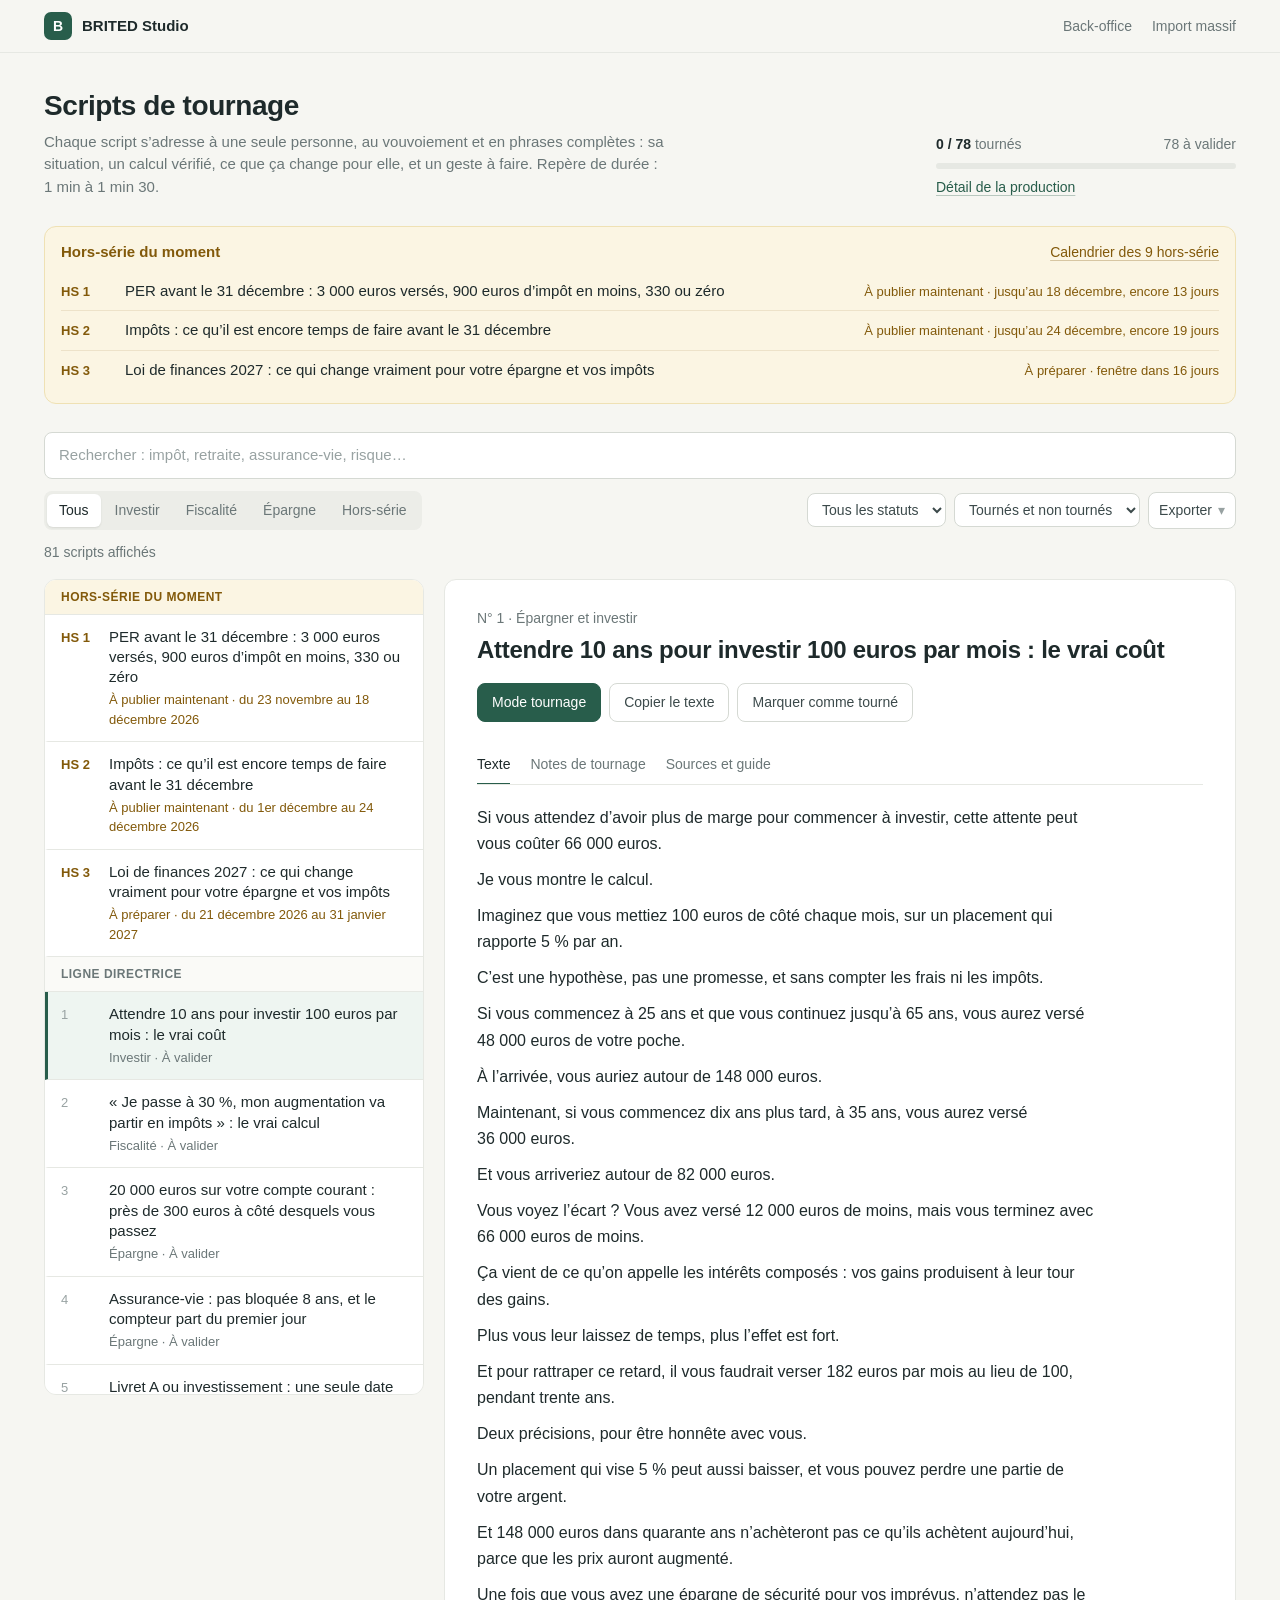
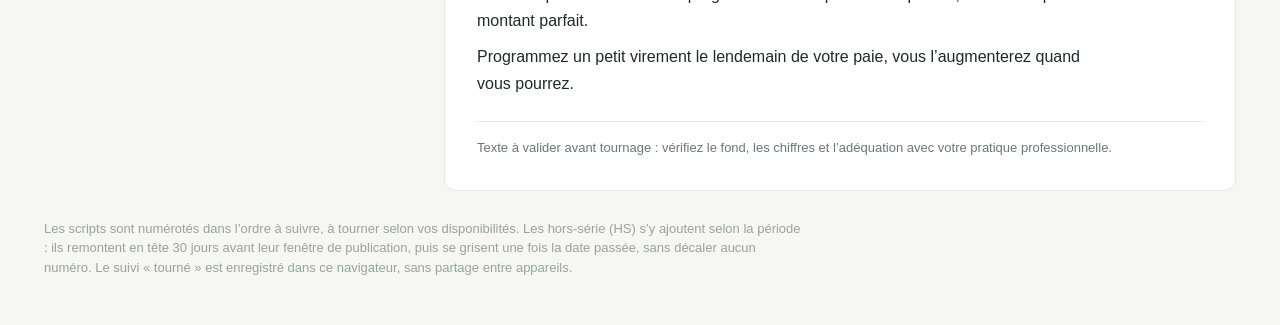
<file: index.html>
<!DOCTYPE html>
<html lang="fr">
<head>
  <meta charset="UTF-8" />
  <meta name="viewport" content="width=device-width, initial-scale=1.0" />
  <meta name="robots" content="noindex" />

  <title>BRITED Studio — Scripts de tournage</title>

  <link rel="stylesheet" href="assets/studio.css?v=20261119-4" />
</head>

<body>
  <header class="topbar">
    <div class="topbar-inner">
      <a class="brand" href="index.html">
        <span class="brand-mark">B</span>
        <span class="brand-name">BRITED Studio</span>
      </a>

      <nav class="topnav">
        <a href="admin.html">Back-office</a>
        <a href="import.html">Import massif</a>
      </nav>
    </div>
  </header>

  <main class="page">
    <section class="intro">
      <div>
        <h1>Scripts de tournage</h1>
        <p class="intro-text">
          Chaque script s’adresse à une seule personne, au vouvoiement et en phrases complètes :
          sa situation, un calcul vérifié, ce que ça change pour elle, et un geste à faire.
          Repère de durée&nbsp;: 1&nbsp;min à 1&nbsp;min&nbsp;30.
        </p>
      </div>

      <div class="progress" id="progressPanel"></div>
    </section>

    <section class="hs-strip" id="horsSeriePanel" hidden></section>

    <section class="toolbar" id="scripts">
      <input
        class="search"
        id="searchInput"
        type="search"
        placeholder="Rechercher : impôt, retraite, assurance-vie, risque…"
        autocomplete="off"
      />

      <div class="toolbar-row">
        <div class="segmented" role="group" aria-label="Thème">
          <button class="seg active" data-theme="all">Tous</button>
          <button class="seg" data-theme="investir">Investir</button>
          <button class="seg" data-theme="fiscalite">Fiscalité</button>
          <button class="seg" data-theme="epargne">Épargne</button>
          <button class="seg seg-hs" data-theme="hors-serie">Hors-série</button>
        </div>

        <div class="toolbar-filters">
          <label class="select-wrap">
            <span class="visually-hidden">Statut éditorial</span>
            <select id="statusSelect">
              <option value="all">Tous les statuts</option>
              <option value="toValidate">À valider</option>
              <option value="ready">Prêts</option>
            </select>
          </label>

          <label class="select-wrap">
            <span class="visually-hidden">Tournage</span>
            <select id="shootingSelect">
              <option value="all">Tournés et non tournés</option>
              <option value="notShot">Non tournés</option>
              <option value="shot">Tournés</option>
            </select>
          </label>

          <details class="menu" id="exportMenu">
            <summary>Exporter</summary>
            <div class="menu-list">
              <button onclick="copyVisibleScripts(); closeMenu()">Copier les scripts affichés</button>
              <button onclick="downloadVisibleScripts(); closeMenu()">Fichier .txt des scripts affichés</button>
              <button onclick="downloadShotScripts('notShot'); closeMenu()">Fichier .txt des non tournés</button>
              <button onclick="downloadShotScripts('shot'); closeMenu()">Fichier .txt des tournés</button>
              <hr />
              <button id="qualityButton" onclick="toggleQualityMode(); closeMenu()">Vue contrôle qualité</button>
            </div>
          </details>
        </div>
      </div>

      <div class="toolbar-status">
        <span id="countValue">Chargement…</span>
        <button class="link-button" id="resetButton" onclick="resetFilters()" hidden>Réinitialiser les filtres</button>
      </div>
    </section>

    <section class="quality" id="qualityPanel" hidden></section>

    <div class="layout" id="layout">
      <aside class="list-pane">
        <div class="script-list" id="scriptList"></div>
        <div class="empty" id="emptyState">Chargement des scripts…</div>
      </aside>

      <article class="detail" id="scriptDetail"></article>
    </div>

    <p class="footnote">
      Les scripts sont numérotés dans l’ordre à suivre, à tourner selon vos disponibilités.
      Les hors-série (HS) s’y ajoutent selon la période : ils remontent en tête 30 jours avant leur fenêtre
      de publication, puis se grisent une fois la date passée, sans décaler aucun numéro.
      Le suivi « tourné » est enregistré dans ce navigateur, sans partage entre appareils.
    </p>
  </main>

  <section class="shooting-overlay" id="shootingOverlay" aria-hidden="true">
    <div class="shooting-top">
      <div class="shooting-heading">
        <span class="shooting-label">Mode tournage</span>
        <span class="shooting-title" id="shootingTitle"></span>
      </div>

      <div class="shooting-actions">
        <button class="shooting-action" onclick="changeShootingSize(-2)" title="Texte plus petit (touche −)">A−</button>
        <button class="shooting-action" onclick="changeShootingSize(2)" title="Texte plus grand (touche +)">A+</button>
        <button class="shooting-action" id="shootingFitButton" onclick="fitShootingText(true)">Tout à l’écran</button>
        <button class="shooting-action" id="shootingShotButton" onclick="toggleCurrentScriptShot()">Marquer comme tourné</button>
        <button class="shooting-action primary" onclick="closeShootingMode()">Quitter</button>
      </div>
    </div>

    <div class="shooting-body" id="shootingBody"></div>

    <div class="shooting-footer" id="shootingMeta"></div>
  </section>

  <div class="toast" id="toast" role="status">Action confirmée</div>

  <script src="assets/app.js?v=20261119-4"></script>
</body>
</html>
</file>
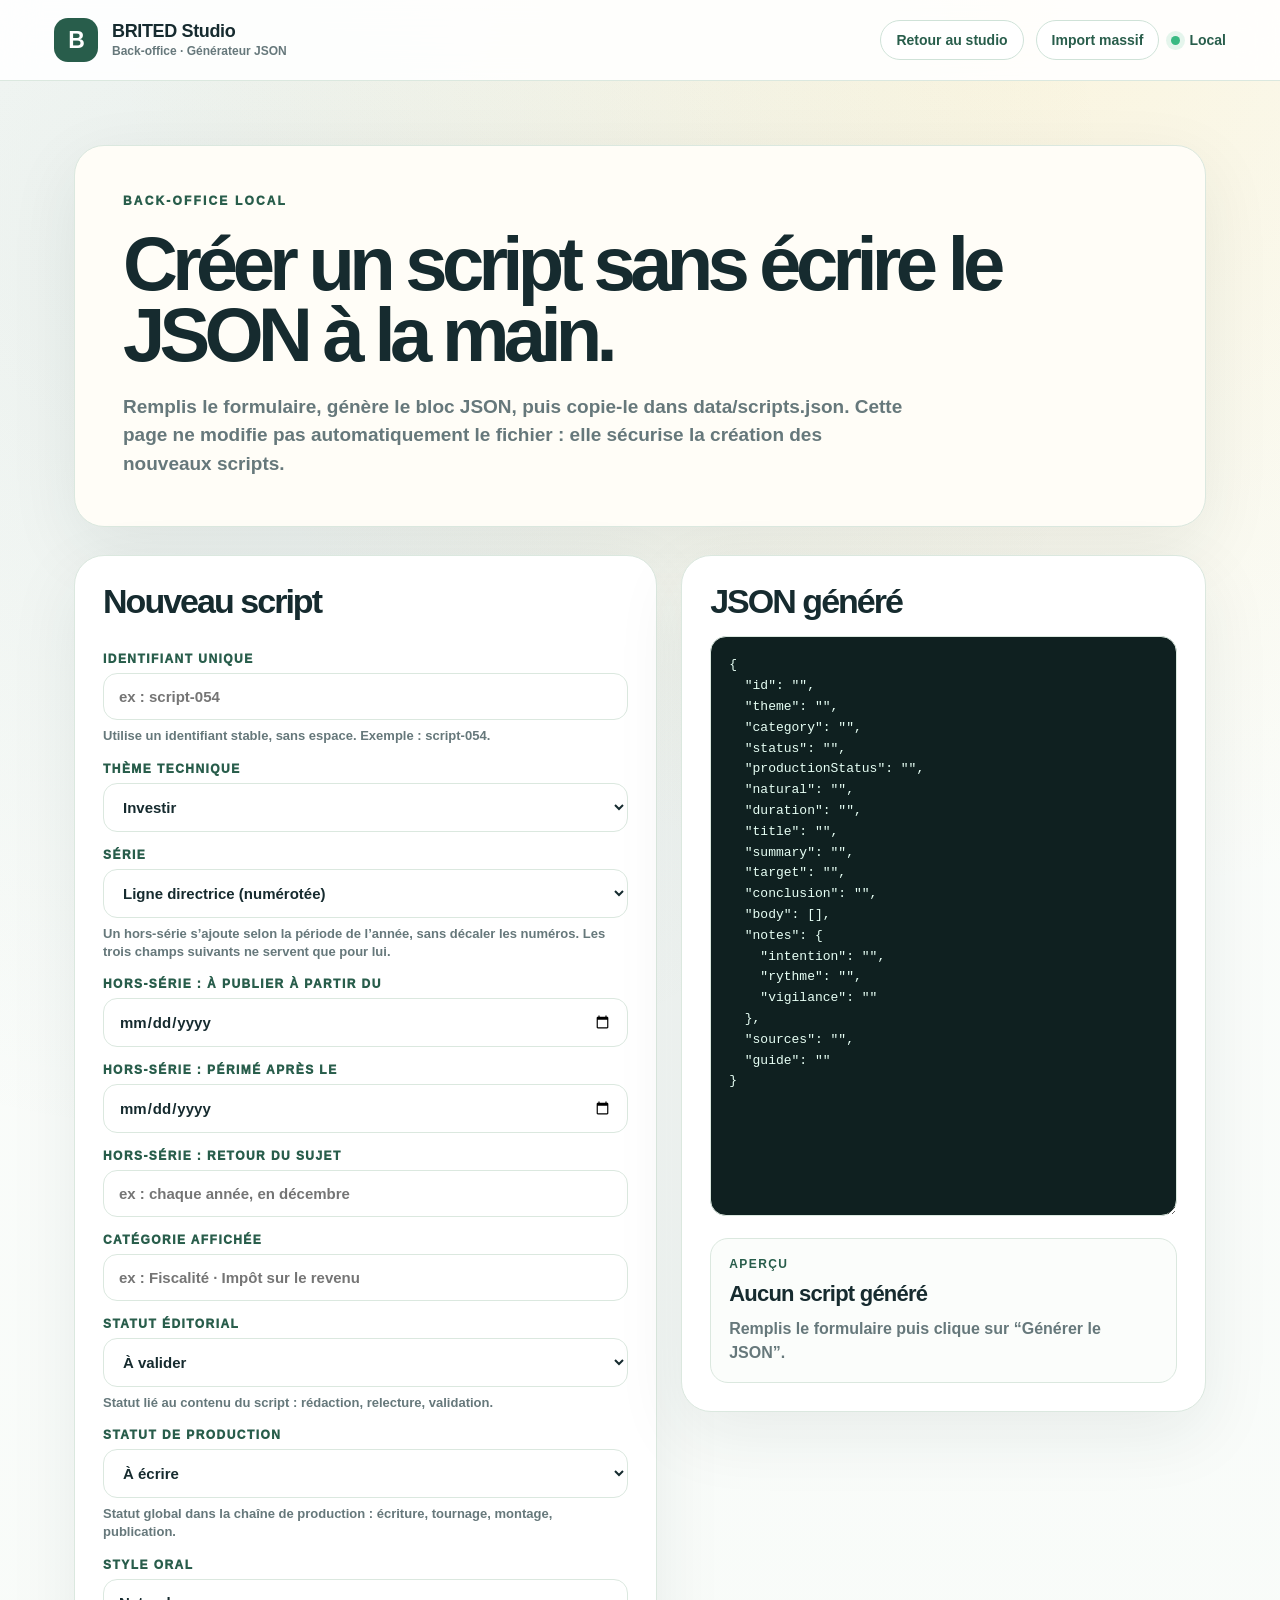
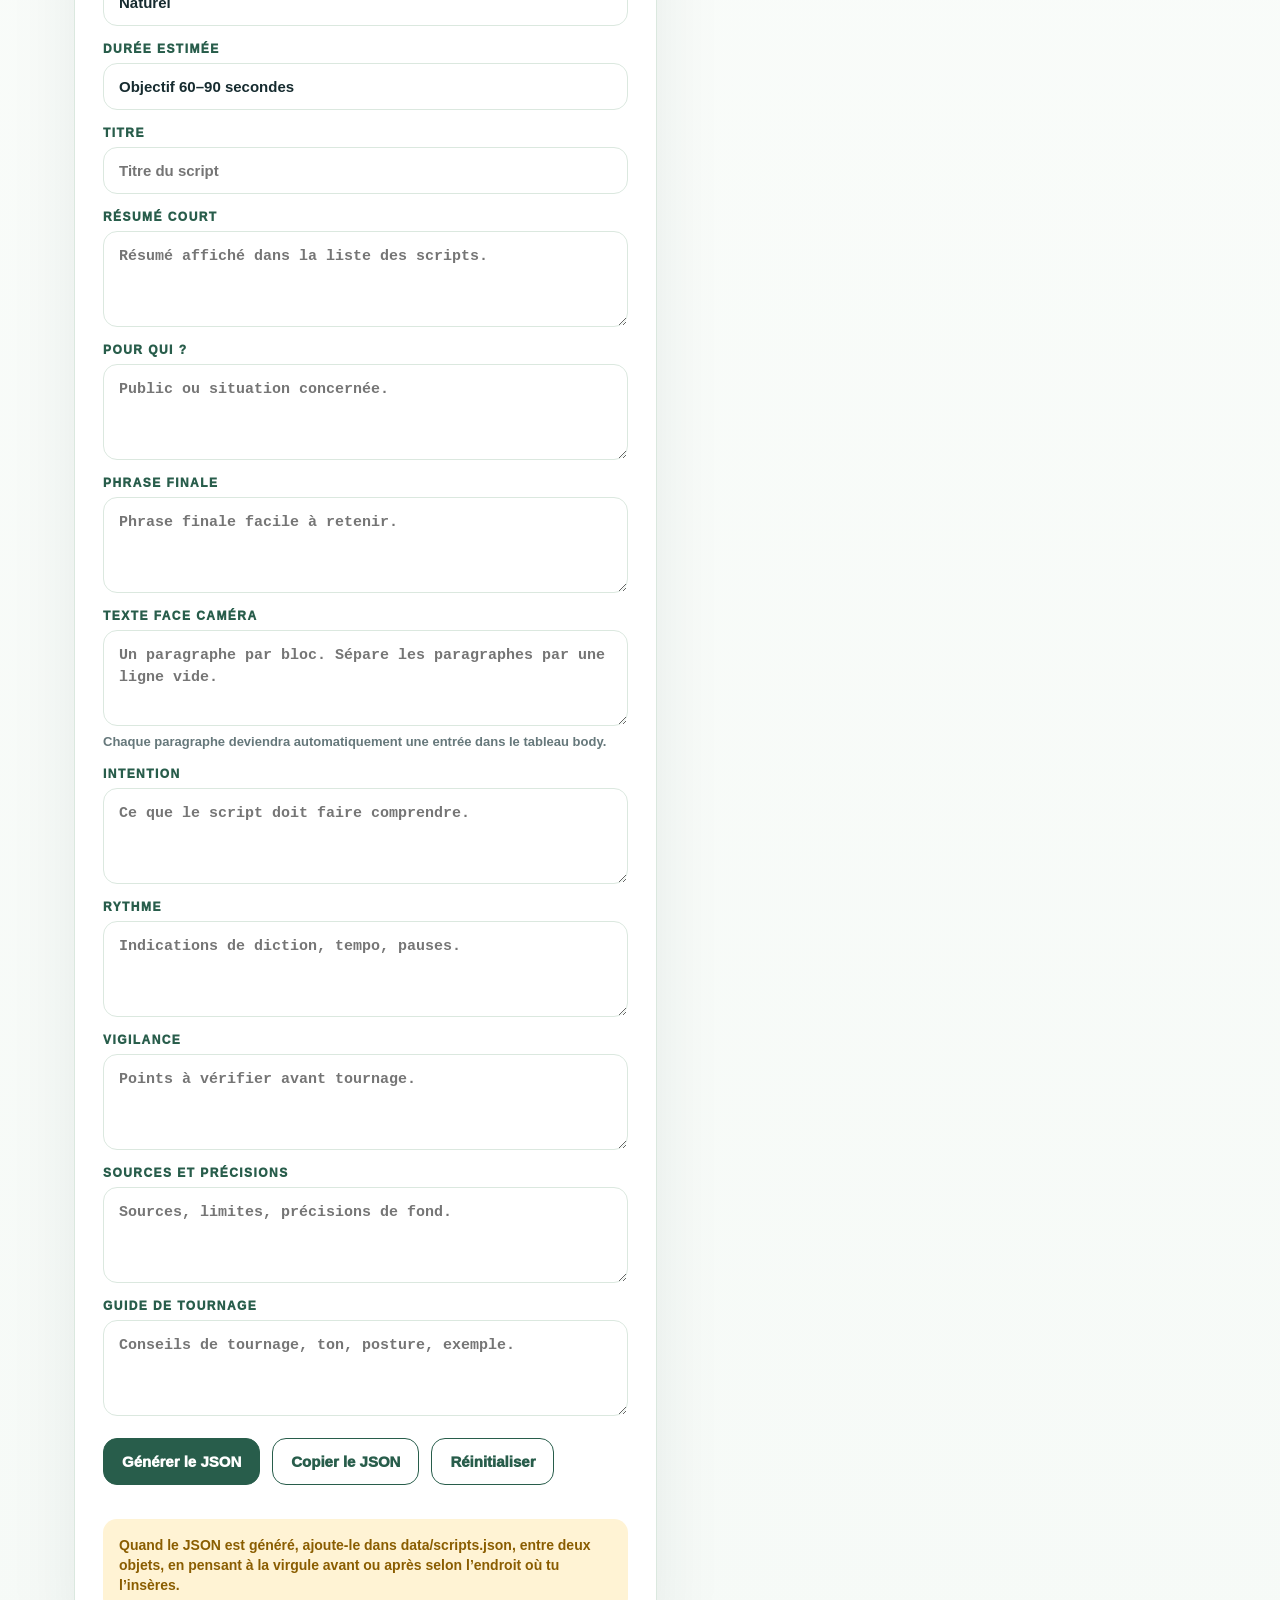
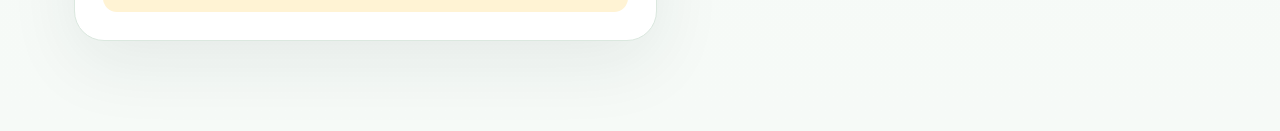
<file: admin.html>
<!DOCTYPE html>
<html lang="fr">
<head>
  <meta charset="UTF-8" />
  <meta name="viewport" content="width=device-width, initial-scale=1.0" />

  <title>BRITED Studio V2 — Back-office</title>

  <link rel="stylesheet" href="assets/style.css" />
  <link rel="stylesheet" href="assets/admin.css" />
</head>

<body>
  <header>
    <div class="topbar">
      <div class="brand">
        <div class="brand-mark">B</div>
        <div>
          <div class="brand-title">BRITED Studio</div>
          <div class="brand-subtitle">Back-office · Générateur JSON</div>
        </div>
      </div>

      <div class="top-actions">
        <button class="small-button" onclick="window.location.href='index.html'">Retour au studio</button>
        <button class="small-button" onclick="window.location.href='import.html'">Import massif</button>
        <div class="access">
          <span class="access-dot"></span>
          Local
        </div>
      </div>
    </div>
  </header>

  <main class="admin-main">
    <section class="admin-hero">
      <div class="eyebrow">Back-office local</div>
      <h1>Créer un script sans écrire le JSON à la main.</h1>
      <p>
        Remplis le formulaire, génère le bloc JSON, puis copie-le dans <strong>data/scripts.json</strong>.
        Cette page ne modifie pas automatiquement le fichier : elle sécurise la création des nouveaux scripts.
      </p>
    </section>

    <section class="admin-layout">
      <form class="admin-card admin-form" id="scriptForm">
        <h2>Nouveau script</h2>

        <div class="field">
          <label for="id">Identifiant unique</label>
          <input id="id" name="id" type="text" placeholder="ex : script-054" required />
          <div class="field-help">Utilise un identifiant stable, sans espace. Exemple : script-054.</div>
        </div>

        <div class="field">
          <label for="theme">Thème technique</label>
          <select id="theme" name="theme" required>
            <option value="investir">Investir</option>
            <option value="fiscalite">Fiscalité</option>
            <option value="epargne">Épargne</option>
          </select>
        </div>

        <div class="field">
          <label for="horsSerie">Série</label>
          <select id="horsSerie" name="horsSerie">
            <option value="non">Ligne directrice (numérotée)</option>
            <option value="oui">Hors-série (lié au calendrier)</option>
          </select>
          <div class="field-help">Un hors-série s’ajoute selon la période de l’année, sans décaler les numéros. Les trois champs suivants ne servent que pour lui.</div>
        </div>

        <div class="field">
          <label for="publishFrom">Hors-série : à publier à partir du</label>
          <input id="publishFrom" name="publishFrom" type="date" />
        </div>

        <div class="field">
          <label for="publishUntil">Hors-série : périmé après le</label>
          <input id="publishUntil" name="publishUntil" type="date" />
        </div>

        <div class="field">
          <label for="recurrence">Hors-série : retour du sujet</label>
          <input id="recurrence" name="recurrence" type="text" placeholder="ex : chaque année, en décembre" />
        </div>

        <div class="field">
          <label for="category">Catégorie affichée</label>
          <input id="category" name="category" type="text" placeholder="ex : Fiscalité · Impôt sur le revenu" required />
        </div>

        <div class="field">
          <label for="status">Statut éditorial</label>
          <select id="status" name="status" required>
            <option value="À valider">À valider</option>
            <option value="À relire">À relire</option>
            <option value="Prêt">Prêt</option>
            <option value="Validé">Validé</option>
          </select>
          <div class="field-help">Statut lié au contenu du script : rédaction, relecture, validation.</div>
        </div>

        <div class="field">
          <label for="productionStatus">Statut de production</label>
          <select id="productionStatus" name="productionStatus" required>
            <option value="À écrire">À écrire</option>
            <option value="À valider">À valider</option>
            <option value="Validé">Validé</option>
            <option value="À tourner">À tourner</option>
            <option value="Tourné">Tourné</option>
            <option value="Monté">Monté</option>
            <option value="Publié">Publié</option>
          </select>
          <div class="field-help">Statut global dans la chaîne de production : écriture, tournage, montage, publication.</div>
        </div>

        <div class="field">
          <label for="natural">Style oral</label>
          <input id="natural" name="natural" type="text" value="Naturel" required />
        </div>

        <div class="field">
          <label for="duration">Durée estimée</label>
          <input id="duration" name="duration" type="text" value="Objectif 60–90 secondes" required />
        </div>

        <div class="field">
          <label for="title">Titre</label>
          <input id="title" name="title" type="text" placeholder="Titre du script" required />
        </div>

        <div class="field">
          <label for="summary">Résumé court</label>
          <textarea id="summary" name="summary" placeholder="Résumé affiché dans la liste des scripts." required></textarea>
        </div>

        <div class="field">
          <label for="target">Pour qui ?</label>
          <textarea id="target" name="target" placeholder="Public ou situation concernée." required></textarea>
        </div>

        <div class="field">
          <label for="conclusion">Phrase finale</label>
          <textarea id="conclusion" name="conclusion" placeholder="Phrase finale facile à retenir." required></textarea>
        </div>

        <div class="field">
          <label for="body">Texte face caméra</label>
          <textarea id="body" name="body" placeholder="Un paragraphe par bloc. Sépare les paragraphes par une ligne vide." required></textarea>
          <div class="field-help">Chaque paragraphe deviendra automatiquement une entrée dans le tableau body.</div>
        </div>

        <div class="field">
          <label for="intention">Intention</label>
          <textarea id="intention" name="intention" placeholder="Ce que le script doit faire comprendre." required></textarea>
        </div>

        <div class="field">
          <label for="rythme">Rythme</label>
          <textarea id="rythme" name="rythme" placeholder="Indications de diction, tempo, pauses." required></textarea>
        </div>

        <div class="field">
          <label for="vigilance">Vigilance</label>
          <textarea id="vigilance" name="vigilance" placeholder="Points à vérifier avant tournage." required></textarea>
        </div>

        <div class="field">
          <label for="sources">Sources et précisions</label>
          <textarea id="sources" name="sources" placeholder="Sources, limites, précisions de fond." required></textarea>
        </div>

        <div class="field">
          <label for="guide">Guide de tournage</label>
          <textarea id="guide" name="guide" placeholder="Conseils de tournage, ton, posture, exemple." required></textarea>
        </div>

        <div class="admin-actions">
          <button class="admin-button" type="submit">Générer le JSON</button>
          <button class="admin-button secondary" type="button" onclick="copyJson()">Copier le JSON</button>
          <button class="admin-button secondary" type="button" onclick="resetForm()">Réinitialiser</button>
        </div>

        <div class="admin-note">
          Quand le JSON est généré, ajoute-le dans <strong>data/scripts.json</strong>, entre deux objets,
          en pensant à la virgule avant ou après selon l’endroit où tu l’insères.
        </div>
      </form>

      <aside class="admin-card">
        <h2>JSON généré</h2>

        <textarea class="output-box" id="jsonOutput" readonly>{
  "id": "",
  "theme": "",
  "category": "",
  "status": "",
  "productionStatus": "",
  "natural": "",
  "duration": "",
  "title": "",
  "summary": "",
  "target": "",
  "conclusion": "",
  "body": [],
  "notes": {
    "intention": "",
    "rythme": "",
    "vigilance": ""
  },
  "sources": "",
  "guide": ""
}</textarea>

        <div class="preview-card" id="previewCard">
          <strong>Aperçu</strong>
          <h3>Aucun script généré</h3>
          <p>Remplis le formulaire puis clique sur “Générer le JSON”.</p>
        </div>
      </aside>
    </section>
  </main>

  <div class="toast" id="toast">Action confirmée</div>

  <script src="assets/admin.js"></script>
</body>
</html>
</file>
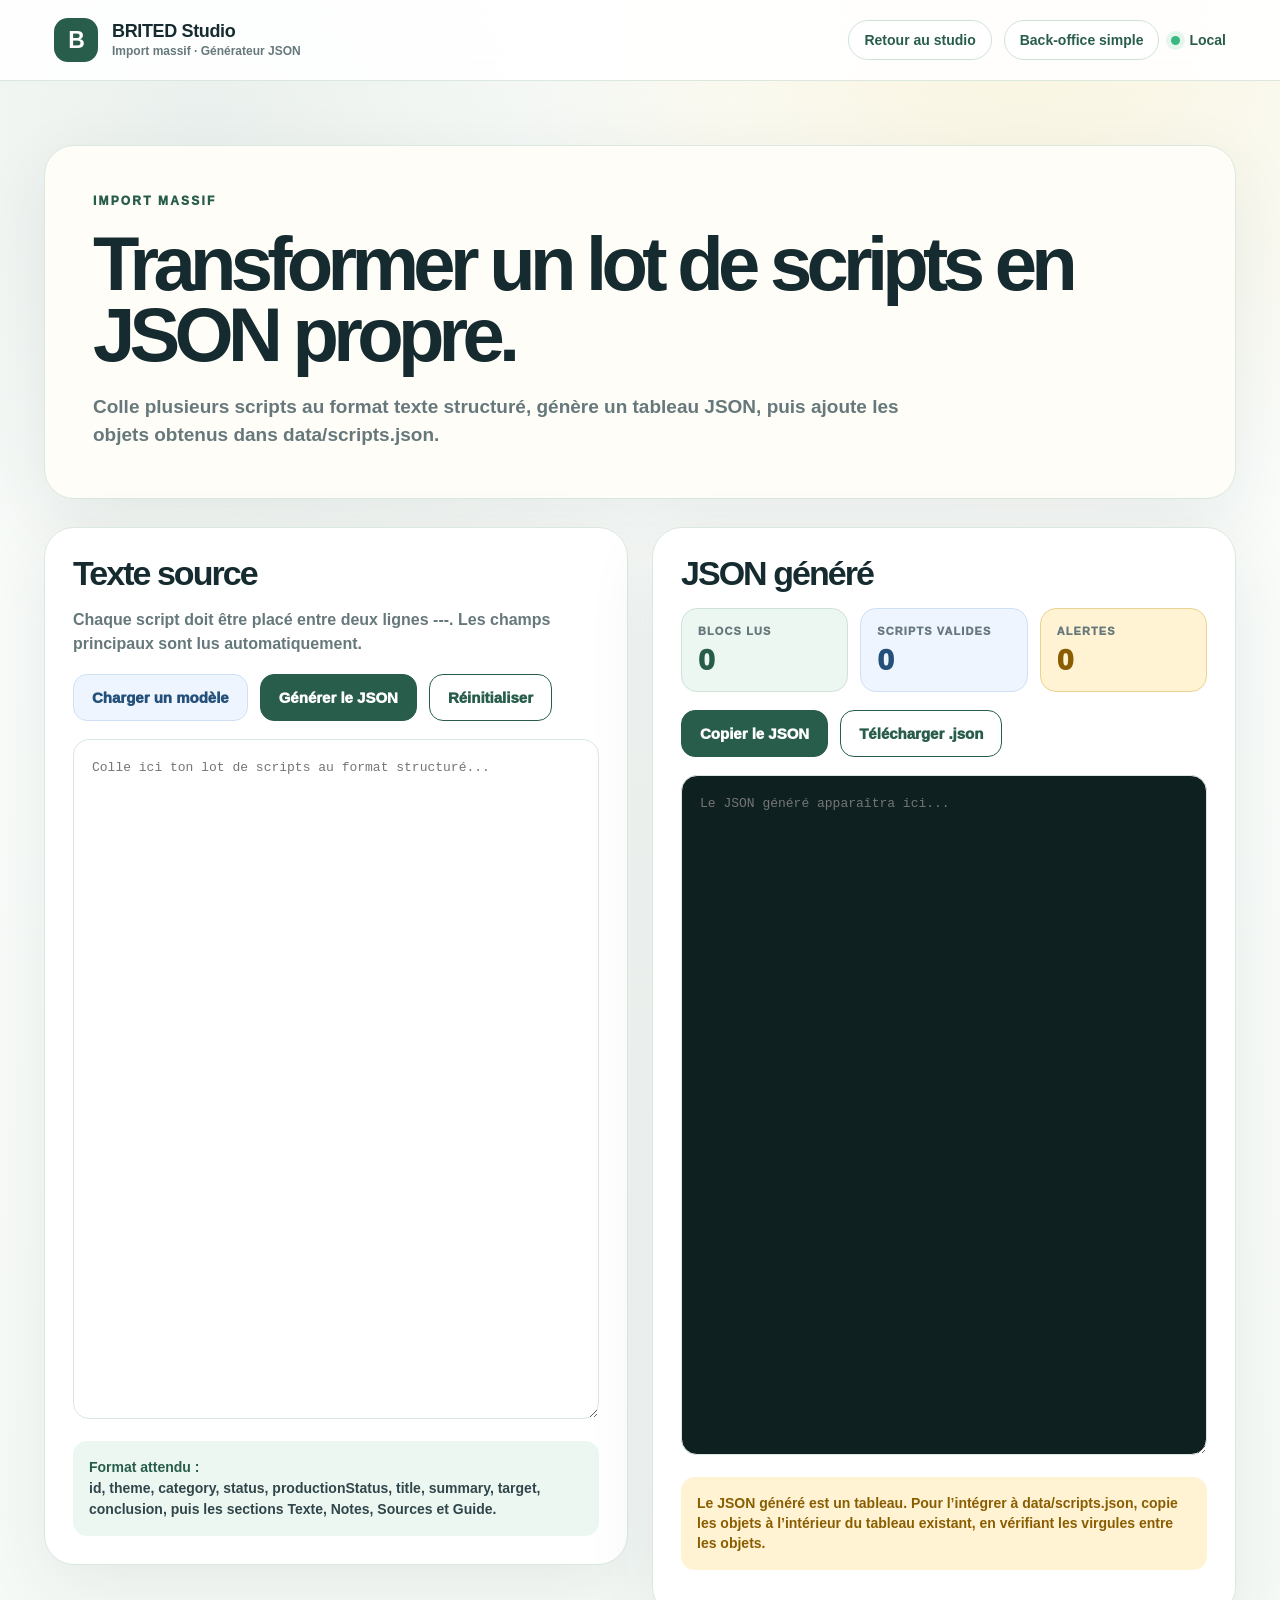
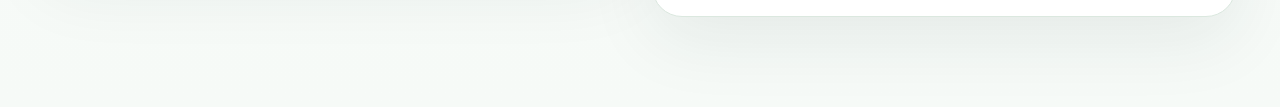
<file: import.html>
<!DOCTYPE html>
<html lang="fr">
<head>
  <meta charset="UTF-8" />
  <meta name="viewport" content="width=device-width, initial-scale=1.0" />

  <title>BRITED Studio V2 — Import massif</title>

  <link rel="stylesheet" href="assets/style.css" />
  <link rel="stylesheet" href="assets/import.css" />
</head>

<body>
  <header>
    <div class="topbar">
      <div class="brand">
        <div class="brand-mark">B</div>
        <div>
          <div class="brand-title">BRITED Studio</div>
          <div class="brand-subtitle">Import massif · Générateur JSON</div>
        </div>
      </div>

      <div class="top-actions">
        <button class="small-button" onclick="window.location.href='index.html'">Retour au studio</button>
        <button class="small-button" onclick="window.location.href='admin.html'">Back-office simple</button>
        <div class="access">
          <span class="access-dot"></span>
          Local
        </div>
      </div>
    </div>
  </header>

  <main class="import-main">
    <section class="import-hero">
      <div class="eyebrow">Import massif</div>
      <h1>Transformer un lot de scripts en JSON propre.</h1>
      <p>
        Colle plusieurs scripts au format texte structuré, génère un tableau JSON,
        puis ajoute les objets obtenus dans <strong>data/scripts.json</strong>.
      </p>
    </section>

    <section class="import-layout">
      <section class="import-card">
        <h2>Texte source</h2>
        <p>
          Chaque script doit être placé entre deux lignes <strong>---</strong>.
          Les champs principaux sont lus automatiquement.
        </p>

        <div class="import-actions">
          <button class="import-button blue" type="button" onclick="setDefaultTemplate()">Charger un modèle</button>
          <button class="import-button" type="button" onclick="generateImportJson()">Générer le JSON</button>
          <button class="import-button secondary" type="button" onclick="clearImport()">Réinitialiser</button>
        </div>

        <textarea class="import-editor" id="importInput" placeholder="Colle ici ton lot de scripts au format structuré..."></textarea>

        <div class="import-format">
          <strong>Format attendu :</strong><br>
          id, theme, category, status, productionStatus, title, summary, target,
          conclusion, puis les sections Texte, Notes, Sources et Guide.
        </div>
      </section>

      <aside class="import-card">
        <h2>JSON généré</h2>

        <div class="import-stats">
          <div class="import-stat">
            <span>Blocs lus</span>
            <strong id="statBlocks">0</strong>
          </div>

          <div class="import-stat blue">
            <span>Scripts valides</span>
            <strong id="statScripts">0</strong>
          </div>

          <div class="import-stat gold">
            <span>Alertes</span>
            <strong id="statErrors">0</strong>
          </div>
        </div>

        <div class="import-errors" id="importErrors"></div>

        <div class="import-actions">
          <button class="import-button" type="button" onclick="copyImportJson()">Copier le JSON</button>
          <button class="import-button secondary" type="button" onclick="downloadImportJson()">Télécharger .json</button>
        </div>

        <textarea class="import-output" id="importOutput" readonly placeholder="Le JSON généré apparaîtra ici..."></textarea>

        <div class="import-note">
          Le JSON généré est un tableau. Pour l’intégrer à <strong>data/scripts.json</strong>,
          copie les objets à l’intérieur du tableau existant, en vérifiant les virgules entre les objets.
        </div>

        <div class="import-preview" id="importPreview"></div>
      </aside>
    </section>
  </main>

  <div class="toast" id="toast">Action confirmée</div>

  <script src="assets/import.js"></script>
</body>
</html>
</file>
<file: assets/studio.css>
/* BRITED Studio : page des scripts. Une base calme : fond uni, peu de bordures,
   graisses modérées, une seule couleur d'accent (le vert) et le doré réservé aux hors-série. */

:root {
  --bg: #f6f6f2;
  --surface: #ffffff;
  --surface-soft: #fafaf7;
  --ink: #1e2a2b;
  --ink-soft: #3c4a4b;
  --muted: #6b7778;
  --faint: #98a2a2;
  --line: #e6e8e3;
  --line-strong: #d5d9d3;
  --green: #285d4b;
  --green-dark: #1f493b;
  --green-soft: #eef5f1;
  --gold: #f0cf73;
  --gold-soft: #fbf5e3;
  --gold-text: #82590a;
  --radius: 12px;
  --radius-sm: 8px;
}

* {
  box-sizing: border-box;
}

html {
  scroll-behavior: smooth;
}

body {
  margin: 0;
  background: var(--bg);
  color: var(--ink);
  font-family: Inter, -apple-system, BlinkMacSystemFont, "Segoe UI", sans-serif;
  font-size: 15px;
  line-height: 1.5;
  -webkit-font-smoothing: antialiased;
}

button,
select,
input {
  font: inherit;
  color: inherit;
}

button {
  cursor: pointer;
}

.visually-hidden {
  position: absolute;
  width: 1px;
  height: 1px;
  overflow: hidden;
  clip: rect(0 0 0 0);
  white-space: nowrap;
}

/* En-tête */

.topbar {
  position: sticky;
  top: 0;
  z-index: 20;
  background: rgba(246, 246, 242, 0.92);
  backdrop-filter: blur(10px);
  border-bottom: 1px solid var(--line);
}

.topbar-inner {
  max-width: 1240px;
  margin: 0 auto;
  padding: 12px 24px;
  display: flex;
  align-items: center;
  justify-content: space-between;
  gap: 16px;
}

.brand {
  display: flex;
  align-items: center;
  gap: 10px;
  color: var(--ink);
  text-decoration: none;
  font-weight: 600;
}

.brand-mark {
  width: 28px;
  height: 28px;
  border-radius: 7px;
  background: var(--green);
  color: white;
  display: grid;
  place-items: center;
  font-size: 14px;
  font-weight: 700;
}

.topnav {
  display: flex;
  gap: 20px;
}

.topnav a {
  color: var(--muted);
  text-decoration: none;
  font-size: 14px;
}

.topnav a:hover {
  color: var(--ink);
}

/* Page */

.page {
  max-width: 1240px;
  margin: 0 auto;
  padding: 36px 24px 48px;
}

.intro {
  display: grid;
  grid-template-columns: 1fr 300px;
  gap: 32px;
  align-items: end;
}

h1 {
  margin: 0;
  font-size: 28px;
  line-height: 1.2;
  font-weight: 650;
  letter-spacing: -0.015em;
}

.intro-text {
  max-width: 640px;
  margin: 8px 0 0;
  color: var(--muted);
}

/* Avancement */

.progress {
  font-size: 14px;
  color: var(--muted);
}

.progress-line {
  display: flex;
  justify-content: space-between;
  align-items: baseline;
  gap: 12px;
}

.progress-line strong {
  color: var(--ink);
  font-weight: 600;
}

.progress-bar {
  height: 6px;
  margin: 8px 0;
  background: var(--line);
  border-radius: 999px;
  overflow: hidden;
}

.progress-bar span {
  display: block;
  height: 100%;
  background: var(--green);
  border-radius: 999px;
}

.progress-detail {
  margin-top: 10px;
  padding: 12px 14px;
  background: var(--surface);
  border: 1px solid var(--line);
  border-radius: var(--radius-sm);
  display: grid;
  grid-template-columns: 1fr auto;
  gap: 4px 16px;
}

.progress-detail span:nth-child(even) {
  text-align: right;
  color: var(--ink);
  font-variant-numeric: tabular-nums;
}

.link-button {
  border: 0;
  background: none;
  padding: 0;
  color: var(--green);
  font-size: 14px;
  font-weight: 500;
  text-decoration: underline;
  text-decoration-color: rgba(40, 93, 75, 0.3);
  text-underline-offset: 3px;
}

.link-button:hover {
  text-decoration-color: currentColor;
}

/* Hors-série du moment */

.hs-strip {
  margin-top: 28px;
  background: var(--gold-soft);
  border: 1px solid #efe1b4;
  border-radius: var(--radius);
  padding: 14px 16px;
}

.hs-head {
  display: flex;
  justify-content: space-between;
  align-items: baseline;
  gap: 12px;
  margin-bottom: 8px;
}

.hs-title {
  font-weight: 600;
  color: var(--gold-text);
}

.hs-strip .link-button {
  color: var(--gold-text);
  text-decoration-color: rgba(130, 89, 10, 0.3);
}

.hs-items {
  list-style: none;
  margin: 0;
  padding: 0;
}

.hs-item {
  width: 100%;
  display: grid;
  grid-template-columns: 52px 1fr auto;
  gap: 12px;
  align-items: baseline;
  padding: 8px 0;
  border: 0;
  border-top: 1px solid rgba(130, 89, 10, 0.12);
  background: none;
  text-align: left;
}

.hs-items li:first-child .hs-item {
  border-top: 0;
}

.hs-item:hover .hs-name {
  text-decoration: underline;
  text-decoration-color: rgba(30, 42, 43, 0.3);
  text-underline-offset: 3px;
}

.hs-tag {
  color: var(--gold-text);
  font-size: 13px;
  font-weight: 600;
}

.hs-name {
  font-weight: 500;
}

.hs-when {
  color: var(--gold-text);
  font-size: 13px;
  white-space: nowrap;
}

.hs-empty {
  margin: 0;
  color: var(--muted);
}

/* Barre d'outils */

.toolbar {
  margin-top: 28px;
  scroll-margin-top: 70px;
}

.search {
  width: 100%;
  border: 1px solid var(--line-strong);
  background: var(--surface);
  border-radius: var(--radius-sm);
  padding: 11px 14px;
  font-size: 15px;
  outline: none;
}

.search::placeholder {
  color: var(--faint);
}

.search:focus {
  border-color: var(--green);
  box-shadow: 0 0 0 3px rgba(40, 93, 75, 0.12);
}

.toolbar-row {
  margin-top: 12px;
  display: flex;
  justify-content: space-between;
  align-items: center;
  gap: 12px;
  flex-wrap: wrap;
}

.segmented {
  display: inline-flex;
  background: #ecede8;
  border-radius: var(--radius-sm);
  padding: 3px;
  gap: 2px;
  flex-wrap: wrap;
}

.seg {
  border: 0;
  background: none;
  border-radius: 6px;
  padding: 6px 12px;
  font-size: 14px;
  color: var(--muted);
}

.seg:hover {
  color: var(--ink);
}

.seg.active {
  background: var(--surface);
  color: var(--ink);
  font-weight: 500;
  box-shadow: 0 1px 2px rgba(30, 42, 43, 0.1);
}

.seg-hs.active {
  color: var(--gold-text);
}

.toolbar-filters {
  display: flex;
  gap: 8px;
  align-items: center;
  flex-wrap: wrap;
}

.select-wrap select,
.menu summary {
  border: 1px solid var(--line-strong);
  background: var(--surface);
  border-radius: var(--radius-sm);
  padding: 7px 10px;
  font-size: 14px;
  color: var(--ink-soft);
}

.select-wrap select:focus,
.menu summary:focus-visible {
  outline: 2px solid rgba(40, 93, 75, 0.35);
  outline-offset: 1px;
}

.menu {
  position: relative;
}

.menu summary {
  list-style: none;
  cursor: pointer;
  user-select: none;
}

.menu summary::-webkit-details-marker {
  display: none;
}

.menu summary::after {
  content: "▾";
  margin-left: 6px;
  color: var(--faint);
}

.menu-list {
  position: absolute;
  right: 0;
  top: calc(100% + 6px);
  z-index: 10;
  min-width: 260px;
  background: var(--surface);
  border: 1px solid var(--line);
  border-radius: var(--radius-sm);
  box-shadow: 0 12px 32px rgba(30, 42, 43, 0.12);
  padding: 6px;
}

.menu-list button {
  display: block;
  width: 100%;
  border: 0;
  background: none;
  text-align: left;
  padding: 8px 10px;
  border-radius: 6px;
  font-size: 14px;
}

.menu-list button:hover {
  background: var(--surface-soft);
}

.menu-list hr {
  border: 0;
  border-top: 1px solid var(--line);
  margin: 6px 0;
}

.toolbar-status {
  margin-top: 12px;
  display: flex;
  gap: 16px;
  align-items: baseline;
  color: var(--muted);
  font-size: 14px;
}

/* Liste et fiche */

.layout {
  margin-top: 16px;
  display: grid;
  grid-template-columns: 380px 1fr;
  gap: 20px;
  align-items: start;
}

.list-pane {
  position: sticky;
  top: 68px;
  max-height: calc(100vh - 84px);
  overflow-y: auto;
  background: var(--surface);
  border: 1px solid var(--line);
  border-radius: var(--radius);
}

.script-list {
  display: flex;
  flex-direction: column;
}

.group-label {
  position: sticky;
  top: 0;
  z-index: 1;
  background: var(--surface-soft);
  border-bottom: 1px solid var(--line);
  padding: 8px 16px;
  font-size: 12px;
  font-weight: 600;
  color: var(--muted);
  letter-spacing: 0.04em;
  text-transform: uppercase;
}

.group-label.hs {
  color: var(--gold-text);
  background: var(--gold-soft);
}

.row {
  display: grid;
  grid-template-columns: 40px 1fr;
  gap: 8px;
  width: 100%;
  border: 0;
  border-bottom: 1px solid var(--line);
  border-left: 3px solid transparent;
  background: none;
  text-align: left;
  padding: 12px 16px 12px 13px;
}

.row:hover {
  background: var(--surface-soft);
}

.row.active {
  background: var(--green-soft);
  border-left-color: var(--green);
}

.row.hs.active {
  background: var(--gold-soft);
  border-left-color: var(--gold);
}

.row.expired {
  opacity: 0.55;
}

.row-num {
  color: var(--faint);
  font-size: 13px;
  font-variant-numeric: tabular-nums;
  padding-top: 1px;
}

.row.hs .row-num {
  color: var(--gold-text);
  font-weight: 600;
}

.row-title {
  display: block;
  font-weight: 500;
  line-height: 1.35;
}

.row-meta {
  display: block;
  margin-top: 3px;
  color: var(--muted);
  font-size: 13px;
}

.row.hs .row-meta {
  color: var(--gold-text);
}

.shot-mark {
  color: var(--green);
  font-weight: 500;
}

.empty {
  display: none;
  padding: 24px 16px;
  color: var(--muted);
}

.detail {
  background: var(--surface);
  border: 1px solid var(--line);
  border-radius: var(--radius);
  padding: 28px 32px 32px;
  min-width: 0;
}

.detail-meta {
  color: var(--muted);
  font-size: 14px;
}

.detail-meta .hs-label {
  color: var(--gold-text);
  font-weight: 600;
}

.detail-title {
  margin: 6px 0 0;
  font-size: 24px;
  line-height: 1.25;
  font-weight: 650;
  letter-spacing: -0.012em;
  max-width: 34em;
}

.detail-actions {
  margin-top: 18px;
  display: flex;
  gap: 8px;
  flex-wrap: wrap;
}

.button {
  border: 1px solid var(--line-strong);
  background: var(--surface);
  border-radius: var(--radius-sm);
  padding: 8px 14px;
  font-size: 14px;
  font-weight: 500;
  color: var(--ink-soft);
}

.button:hover {
  background: var(--surface-soft);
  border-color: var(--faint);
}

.button.primary {
  background: var(--green);
  border-color: var(--green);
  color: white;
}

.button.primary:hover {
  background: var(--green-dark);
}

.button.done {
  color: var(--green);
  border-color: rgba(40, 93, 75, 0.35);
  background: var(--green-soft);
}

.window-note {
  margin-top: 18px;
  padding: 12px 14px;
  background: var(--gold-soft);
  border-radius: var(--radius-sm);
  color: var(--ink-soft);
  font-size: 14px;
}

.window-note strong {
  color: var(--gold-text);
  font-weight: 600;
}

.window-note.expired {
  background: var(--surface-soft);
}

.window-note.expired strong {
  color: var(--muted);
}

.facts {
  margin: 0 0 20px;
  padding-bottom: 16px;
  border-bottom: 1px solid var(--line);
  display: grid;
  grid-template-columns: 120px 1fr;
  gap: 6px 16px;
  font-size: 14px;
}

.facts dt {
  color: var(--muted);
}

.facts dd {
  margin: 0;
  color: var(--ink-soft);
}

.tabs {
  margin-top: 24px;
  display: flex;
  gap: 20px;
  border-bottom: 1px solid var(--line);
  overflow-x: auto;
}

.tab {
  white-space: nowrap;
  border: 0;
  background: none;
  padding: 8px 0;
  margin-bottom: -1px;
  border-bottom: 2px solid transparent;
  color: var(--muted);
  font-size: 14px;
}

.tab:hover {
  color: var(--ink);
}

.tab.active {
  color: var(--ink);
  font-weight: 500;
  border-bottom-color: var(--green);
}

.tab-panel {
  padding-top: 20px;
}

.script-text {
  max-width: 70ch;
  font-size: 16px;
  line-height: 1.65;
  color: var(--ink);
}

.script-text p {
  margin: 0 0 0.6em;
}

.script-text .not-written {
  color: var(--muted);
  font-style: italic;
}

.notes-list {
  max-width: 66ch;
  margin: 0;
  display: grid;
  gap: 16px;
}

.notes-list dt {
  font-weight: 600;
  font-size: 14px;
}

.notes-list dd {
  margin: 4px 0 0;
  color: var(--ink-soft);
}

.detail-warning {
  margin: 24px 0 0;
  padding-top: 16px;
  border-top: 1px solid var(--line);
  color: var(--muted);
  font-size: 13px;
}

/* Contrôle qualité */

.quality {
  margin-top: 16px;
  background: var(--surface);
  border: 1px solid var(--line);
  border-radius: var(--radius);
  overflow-x: auto;
}

.quality-head {
  display: flex;
  justify-content: space-between;
  align-items: baseline;
  gap: 12px;
  padding: 14px 16px;
  border-bottom: 1px solid var(--line);
}

.quality-head strong {
  font-weight: 600;
}

.quality table {
  width: 100%;
  border-collapse: collapse;
  font-size: 14px;
}

.quality th,
.quality td {
  text-align: left;
  vertical-align: top;
  padding: 10px 16px;
  border-bottom: 1px solid var(--line);
}

.quality th {
  color: var(--muted);
  font-weight: 500;
  font-size: 13px;
  background: var(--surface-soft);
}

.quality td.num {
  color: var(--faint);
  white-space: nowrap;
}

.quality td.note {
  color: var(--ink-soft);
  min-width: 320px;
}

.footnote {
  margin: 28px 0 0;
  max-width: 760px;
  color: var(--faint);
  font-size: 13px;
}

/* Notification */

.toast {
  position: fixed;
  left: 50%;
  bottom: 24px;
  transform: translateX(-50%) translateY(16px);
  background: var(--ink);
  color: white;
  padding: 10px 16px;
  border-radius: var(--radius-sm);
  font-size: 14px;
  opacity: 0;
  pointer-events: none;
  transition: 0.2s ease;
  z-index: 1000;
}

.toast.visible {
  opacity: 1;
  transform: translateX(-50%) translateY(0);
}

/* Mode tournage : prompteur plein écran. Le texte occupe toute la hauteur
   disponible ; sa taille est calculée pour tenir sans défiler. */

.shooting-overlay {
  position: fixed;
  inset: 0;
  z-index: 999;
  background: #152523;
  color: #f3f4f1;
  display: none;
  flex-direction: column;
  padding: 14px 28px 12px;
}

.shooting-overlay.active {
  display: flex;
}

.shooting-top {
  display: flex;
  justify-content: space-between;
  align-items: center;
  gap: 16px;
  padding-bottom: 12px;
  border-bottom: 1px solid rgba(255, 255, 255, 0.12);
}

.shooting-heading {
  min-width: 0;
  display: flex;
  align-items: baseline;
  gap: 12px;
}

.shooting-label {
  color: var(--gold);
  font-size: 12px;
  font-weight: 600;
  letter-spacing: 0.08em;
  text-transform: uppercase;
  white-space: nowrap;
}

.shooting-title {
  color: rgba(255, 255, 255, 0.75);
  font-size: 14px;
  overflow: hidden;
  text-overflow: ellipsis;
  white-space: nowrap;
}

.shooting-actions {
  display: flex;
  gap: 6px;
  flex-wrap: wrap;
  justify-content: flex-end;
  flex-shrink: 0;
}

.shooting-action {
  border: 1px solid rgba(255, 255, 255, 0.2);
  background: rgba(255, 255, 255, 0.06);
  color: white;
  border-radius: var(--radius-sm);
  padding: 6px 12px;
  font-size: 13px;
  white-space: nowrap;
}

.shooting-action:hover {
  background: rgba(255, 255, 255, 0.14);
}

.shooting-action.active {
  background: rgba(255, 255, 255, 0.18);
  border-color: rgba(255, 255, 255, 0.45);
}

.shooting-action.primary {
  background: var(--gold);
  border-color: var(--gold);
  color: #1e2a2b;
  font-weight: 500;
}

.shooting-body {
  flex: 1;
  min-height: 0;
  overflow-y: auto;
  width: 100%;
  max-width: 1200px;
  margin: 0 auto;
  padding: 16px 0;
  font-family: Inter, -apple-system, BlinkMacSystemFont, "Segoe UI", sans-serif;
  font-variant-numeric: lining-nums;
  font-size: 28px;
  line-height: 1.45;
}

.shooting-body p {
  margin: 0 0 0.45em;
}

.shooting-body p:last-child {
  margin-bottom: 0;
}

.shooting-footer {
  padding-top: 8px;
  border-top: 1px solid rgba(255, 255, 255, 0.08);
  color: rgba(255, 255, 255, 0.45);
  font-size: 12px;
}

/* Écrans plus étroits */

@media (max-width: 980px) {
  .intro {
    grid-template-columns: 1fr;
    gap: 20px;
  }

  .layout {
    grid-template-columns: 1fr;
  }

  .list-pane {
    position: static;
    max-height: 420px;
  }
}

@media (max-width: 640px) {
  .topbar-inner,
  .page {
    padding-left: 16px;
    padding-right: 16px;
  }

  .topnav {
    gap: 14px;
  }

  .hs-item {
    grid-template-columns: 44px 1fr;
  }

  .hs-when {
    grid-column: 2;
    white-space: normal;
  }

  .toolbar-row {
    align-items: stretch;
  }

  .segmented {
    width: 100%;
  }

  .detail {
    padding: 20px;
  }

  .facts {
    grid-template-columns: 1fr;
    gap: 2px;
  }

  .facts dd {
    margin-bottom: 8px;
  }

  .shooting-overlay {
    padding: 12px 14px 10px;
  }

  .shooting-top {
    display: block;
  }

  .shooting-actions {
    justify-content: flex-start;
    margin-top: 10px;
  }
}
</file>
<file: assets/style.css>
:root {
  --bg: #f6faf7;
  --bg-soft: #fbfdfb;
  --card: #fffdf7;
  --ink: #162b2f;
  --ink-soft: #31464a;
  --muted: #66787b;
  --green: #285d4b;
  --green-dark: #1f493b;
  --green-soft: #edf7f2;
  --green-line: #cfe2d8;
  --gold: #f5d67b;
  --gold-soft: #fff3d4;
  --gold-text: #8a5d00;
  --blue-soft: #eef5ff;
  --blue-text: #24507a;
  --border: #dbe8df;
  --shadow: 0 22px 70px rgba(25, 56, 49, 0.08);
  --radius-xl: 30px;
  --radius-lg: 22px;
}

* {
  box-sizing: border-box;
}

html {
  scroll-behavior: smooth;
}

body {
  margin: 0;
  background:
    radial-gradient(circle at 16% 7%, rgba(40, 93, 75, 0.08), transparent 28%),
    radial-gradient(circle at 80% 0%, rgba(245, 214, 123, 0.22), transparent 26%),
    linear-gradient(180deg, var(--bg-soft) 0%, var(--bg) 100%);
  color: var(--ink);
  font-family: Inter, -apple-system, BlinkMacSystemFont, "Segoe UI", sans-serif;
}

button,
input {
  font-family: inherit;
}

header {
  position: sticky;
  top: 0;
  z-index: 50;
  background: rgba(255, 255, 255, 0.88);
  backdrop-filter: blur(18px);
  border-bottom: 1px solid var(--border);
}

.topbar {
  max-width: 1220px;
  margin: 0 auto;
  padding: 18px 24px;
  display: flex;
  align-items: center;
  justify-content: space-between;
  gap: 18px;
}

.brand {
  display: flex;
  align-items: center;
  gap: 14px;
}

.brand-mark {
  width: 44px;
  height: 44px;
  border-radius: 14px;
  display: grid;
  place-items: center;
  background: var(--green);
  color: white;
  font-weight: 900;
  font-size: 23px;
  letter-spacing: -0.04em;
}

.brand-title {
  font-weight: 900;
  font-size: 18px;
  line-height: 1.05;
  letter-spacing: -0.02em;
}

.brand-subtitle {
  margin-top: 4px;
  color: var(--muted);
  font-size: 12px;
  font-weight: 700;
}

.top-actions {
  display: flex;
  align-items: center;
  gap: 12px;
}

.access {
  display: inline-flex;
  align-items: center;
  gap: 9px;
  color: var(--green);
  font-weight: 850;
  font-size: 14px;
  white-space: nowrap;
}

.access-dot {
  width: 9px;
  height: 9px;
  border-radius: 999px;
  background: #39b982;
  box-shadow: 0 0 0 5px rgba(57, 185, 130, 0.13);
}

.small-button {
  border: 1px solid var(--green-line);
  background: white;
  color: var(--green);
  border-radius: 999px;
  padding: 11px 15px;
  font-size: 14px;
  font-weight: 850;
  cursor: pointer;
  transition: 0.2s ease;
}

.small-button:hover {
  background: var(--green-soft);
  transform: translateY(-1px);
}

main {
  max-width: 1220px;
  margin: 0 auto;
  padding: 76px 24px 90px;
}

.hero {
  display: grid;
  grid-template-columns: 1.25fr 0.75fr;
  gap: 38px;
  align-items: end;
}

.eyebrow {
  color: var(--green);
  font-weight: 950;
  letter-spacing: 0.18em;
  font-size: 12px;
  text-transform: uppercase;
  margin-bottom: 20px;
}

h1 {
  max-width: 830px;
  margin: 0;
  font-size: clamp(54px, 8vw, 94px);
  line-height: 0.94;
  letter-spacing: -0.075em;
  font-weight: 900;
}

.hero-text {
  max-width: 760px;
  margin: 28px 0 0;
  color: var(--muted);
  font-size: 21px;
  line-height: 1.5;
  font-weight: 560;
}

.hero-panel {
  background: var(--card);
  border: 1px solid var(--border);
  box-shadow: var(--shadow);
  border-radius: var(--radius-xl);
  padding: 28px;
}

.hero-panel-title {
  font-size: 15px;
  color: var(--green);
  font-weight: 950;
  text-transform: uppercase;
  letter-spacing: 0.15em;
  margin-bottom: 18px;
}

.metric {
  display: grid;
  grid-template-columns: 52px 1fr;
  gap: 15px;
  align-items: center;
  padding: 16px 0;
  border-top: 1px solid var(--border);
}

.metric:first-of-type {
  border-top: 0;
  padding-top: 0;
}

.metric-icon {
  width: 52px;
  height: 52px;
  border-radius: 16px;
  background: var(--green-soft);
  color: var(--green);
  display: grid;
  place-items: center;
  font-weight: 950;
  font-size: 18px;
}

.metric strong {
  display: block;
  font-size: 17px;
  letter-spacing: -0.02em;
}

.metric span {
  display: block;
  margin-top: 4px;
  color: var(--muted);
  font-size: 14px;
  line-height: 1.35;
  font-weight: 650;
}

.section-head {
  margin-top: 74px;
  display: flex;
  align-items: end;
  justify-content: space-between;
  gap: 24px;
}

.section-label {
  color: var(--green);
  font-weight: 950;
  letter-spacing: 0.17em;
  font-size: 12px;
  text-transform: uppercase;
  margin-bottom: 20px;
}

h2 {
  margin: 0;
  font-size: clamp(36px, 5vw, 56px);
  line-height: 1;
  letter-spacing: -0.058em;
  font-weight: 900;
}

.filters {
  margin-top: 34px;
  display: grid;
  gap: 18px;
}

.search-input {
  width: 100%;
  border: 1px solid var(--border);
  background: white;
  color: var(--ink);
  border-radius: 18px;
  padding: 18px 20px;
  font-size: 17px;
  font-weight: 750;
  outline: none;
  box-shadow: 0 12px 30px rgba(25, 56, 49, 0.04);
}

.search-input::placeholder {
  color: var(--muted);
}

.search-input:focus {
  border-color: var(--green-line);
  box-shadow: 0 0 0 5px rgba(40, 93, 75, 0.08);
}

.days {
  display: flex;
  gap: 10px;
  overflow-x: auto;
  padding-bottom: 8px;
}

.day {
  border: 1px solid var(--border);
  background: white;
  color: var(--ink);
  border-radius: 15px;
  min-width: 66px;
  height: 74px;
  display: grid;
  place-items: center;
  cursor: pointer;
  transition: 0.2s ease;
}

.day strong {
  display: block;
  font-size: 21px;
  line-height: 1;
  margin-bottom: 6px;
  letter-spacing: -0.03em;
}

.day span {
  display: block;
  color: var(--muted);
  font-size: 12px;
  font-weight: 800;
}

.day.active {
  background: var(--green);
  color: white;
  border-color: var(--green);
  transform: translateY(-1px);
  box-shadow: 0 14px 32px rgba(40, 93, 75, 0.18);
}

.day.active span {
  color: rgba(255, 255, 255, 0.82);
}

.filter-row {
  display: flex;
  gap: 10px;
  flex-wrap: wrap;
}

.chip {
  border: 1px solid var(--border);
  background: white;
  color: var(--muted);
  border-radius: 999px;
  padding: 12px 16px;
  font-weight: 850;
  cursor: pointer;
  transition: 0.2s ease;
}

.chip.active {
  background: var(--green-soft);
  border-color: var(--green-line);
  color: var(--green);
}

.summary-panel,
.control-panel,
.quality-panel {
  margin-top: 22px;
  background: white;
  border: 1px solid var(--border);
  box-shadow: 0 12px 30px rgba(25, 56, 49, 0.04);
}

.summary-panel {
  border-radius: var(--radius-xl);
  padding: 22px;
}

.summary-head {
  display: flex;
  justify-content: space-between;
  align-items: end;
  gap: 18px;
  margin-bottom: 16px;
}

.summary-head h3,
.quality-head h3 {
  margin: 0;
  font-size: 28px;
  line-height: 1.05;
  letter-spacing: -0.045em;
  color: var(--ink);
}

.summary-head p,
.quality-head p {
  margin: 7px 0 0;
  color: var(--muted);
  font-weight: 650;
  line-height: 1.45;
}

.summary-refresh {
  background: var(--green-soft);
  color: var(--green);
  border-radius: 999px;
  padding: 10px 14px;
  font-weight: 950;
  font-size: 13px;
  white-space: nowrap;
}

.summary-grid {
  display: grid;
  grid-template-columns: repeat(4, 1fr);
  gap: 12px;
}

.summary-card {
  background: var(--green-soft);
  border: 1px solid var(--green-line);
  border-radius: 16px;
  padding: 16px;
  min-height: 104px;
}

.summary-card.gold {
  background: var(--gold-soft);
  border-color: #ead390;
}

.summary-card.blue {
  background: var(--blue-soft);
  border-color: #cfe0f5;
}

.summary-card span {
  display: block;
  color: var(--muted);
  font-size: 11px;
  font-weight: 950;
  letter-spacing: 0.1em;
  text-transform: uppercase;
  margin-bottom: 10px;
  line-height: 1.25;
}

.summary-card strong {
  display: block;
  color: var(--green);
  font-size: 34px;
  line-height: 1;
  letter-spacing: -0.05em;
  font-weight: 950;
}

.summary-card.gold strong {
  color: var(--gold-text);
}

.summary-card.blue strong {
  color: var(--blue-text);
}

.summary-card small {
  display: block;
  margin-top: 8px;
  color: var(--muted);
  font-weight: 750;
  line-height: 1.35;
}

.summary-actions {
  margin-top: 16px;
  display: flex;
  gap: 12px;
  flex-wrap: wrap;
}

.summary-filter-button,
.tracking-filter-button {
  border: 1px solid var(--green);
  background: white;
  color: var(--green);
  border-radius: 14px;
  padding: 14px 18px;
  font-size: 14px;
  font-weight: 950;
  cursor: pointer;
  transition: 0.2s ease;
  flex: 1;
  min-height: 54px;
}

.summary-filter-button:hover,
.tracking-filter-button:hover {
  background: var(--green-soft);
  transform: translateY(-1px);
}

.summary-filter-button.gold {
  border-color: #ead390;
  color: var(--gold-text);
}

.tracking-filter-button.blue {
  border-color: #cfe0f5;
  color: var(--blue-text);
}

.summary-filter-button.active,
.tracking-filter-button.active {
  background: var(--green);
  color: white;
}

.summary-filter-button.gold.active {
  background: var(--gold-soft);
  color: var(--gold-text);
}

.tracking-filter-button.blue.active {
  background: var(--blue-soft);
  color: var(--blue-text);
}

.control-panel {
  border-radius: 20px;
  padding: 18px;
  display: grid;
  grid-template-columns: repeat(6, 1fr);
  gap: 12px;
  align-items: center;
}

.control-item {
  background: var(--green-soft);
  border-radius: 14px;
  padding: 13px 14px;
  min-height: 64px;
}

.control-item.blue {
  background: var(--blue-soft);
}

.control-label {
  display: block;
  color: var(--muted);
  font-size: 11px;
  font-weight: 950;
  text-transform: uppercase;
  letter-spacing: 0.12em;
  margin-bottom: 6px;
}

.control-value {
  display: block;
  color: var(--green);
  font-size: 16px;
  font-weight: 950;
  line-height: 1.2;
}

.control-item.blue .control-value {
  color: var(--blue-text);
}

.control-actions {
  grid-column: 1 / -1;
  display: flex;
  gap: 12px;
  flex-wrap: wrap;
}

.reset-button,
.bulk-copy-button,
.export-button,
.quality-button {
  border: 1px solid var(--green);
  border-radius: 14px;
  padding: 15px 18px;
  font-size: 14px;
  font-weight: 950;
  cursor: pointer;
  white-space: nowrap;
  transition: 0.2s ease;
  min-height: 56px;
}

.reset-button {
  background: var(--green);
  color: white;
}

.bulk-copy-button,
.export-button,
.quality-button {
  background: white;
  color: var(--green);
  flex: 1;
}

.quality-button.active {
  background: var(--gold-soft);
  color: var(--gold-text);
  border-color: #ead390;
}

.export-button.blue {
  border-color: #cfe0f5;
  color: var(--blue-text);
}

.reset-button:hover,
.bulk-copy-button:hover,
.export-button:hover,
.quality-button:hover {
  transform: translateY(-1px);
}

.reset-button:hover {
  background: var(--green-dark);
}

.bulk-copy-button:hover,
.export-button:hover,
.quality-button:hover {
  background: var(--green-soft);
}

.export-button.blue:hover {
  background: var(--blue-soft);
}

.program-note {
  margin-top: 20px;
  background: var(--gold-soft);
  color: var(--gold-text);
  border-radius: 12px;
  padding: 16px 18px;
  font-weight: 750;
  font-size: 14px;
  line-height: 1.45;
}

.quality-panel {
  display: none;
  border-radius: var(--radius-xl);
  padding: 24px;
  box-shadow: var(--shadow);
}

.quality-panel.active {
  display: block;
}

.quality-head {
  display: flex;
  justify-content: space-between;
  align-items: end;
  gap: 18px;
  margin-bottom: 18px;
}

.quality-count {
  background: var(--green-soft);
  color: var(--green);
  border-radius: 999px;
  padding: 10px 14px;
  font-weight: 950;
  white-space: nowrap;
}

.quality-grid {
  display: grid;
  gap: 12px;
}

.quality-card {
  display: grid;
  grid-template-columns: 1.2fr 0.72fr 0.72fr 0.72fr;
  gap: 12px;
  padding: 16px;
  border: 1px solid var(--border);
  border-radius: 16px;
  background: var(--bg-soft);
  align-items: start;
}

.quality-title strong {
  display: block;
  font-size: 16px;
  line-height: 1.2;
  letter-spacing: -0.025em;
  color: var(--ink);
  margin-bottom: 7px;
}

.quality-title span,
.quality-field span {
  display: block;
  color: var(--muted);
  font-size: 11px;
  font-weight: 950;
  letter-spacing: 0.1em;
  text-transform: uppercase;
  margin-bottom: 6px;
}

.quality-field strong {
  display: block;
  color: var(--ink-soft);
  font-size: 14px;
  line-height: 1.35;
}

.quality-note {
  grid-column: 1 / -1;
  background: white;
  border-radius: 12px;
  padding: 13px;
  color: var(--ink-soft);
  font-size: 14px;
  line-height: 1.5;
  font-weight: 650;
}

.quality-note strong {
  color: var(--green);
}

.layout {
  margin-top: 26px;
  display: grid;
  grid-template-columns: 0.85fr 1.15fr;
  gap: 24px;
  align-items: start;
}

.script-list {
  display: grid;
  gap: 14px;
  position: sticky;
  top: 94px;
}

.list-card {
  border: 1px solid var(--border);
  background: white;
  border-radius: var(--radius-lg);
  padding: 20px;
  cursor: pointer;
  transition: 0.2s ease;
  text-align: left;
  color: inherit;
}

.list-card:hover {
  transform: translateY(-1px);
  box-shadow: 0 14px 34px rgba(25, 56, 49, 0.07);
}

.list-card.active {
  border-color: #ead390;
  background: var(--card);
  box-shadow: var(--shadow);
}

.list-card.shot {
  border-color: #cfe0f5;
  background: #fbfdff;
}

.list-meta {
  display: flex;
  align-items: center;
  justify-content: space-between;
  gap: 12px;
  margin-bottom: 12px;
  flex-wrap: wrap;
}

.list-time {
  background: var(--green-soft);
  color: var(--green);
  border-radius: 999px;
  padding: 7px 10px;
  font-weight: 900;
  font-size: 13px;
}

.list-status {
  color: var(--gold-text);
  font-size: 12px;
  font-weight: 900;
  white-space: nowrap;
}

.shot-badge {
  display: inline-flex;
  background: var(--blue-soft);
  color: var(--blue-text);
  border-radius: 999px;
  padding: 7px 10px;
  font-size: 12px;
  font-weight: 950;
  white-space: nowrap;
}

.list-card h3 {
  margin: 0;
  font-size: 19px;
  line-height: 1.15;
  letter-spacing: -0.035em;
}

.list-card p {
  margin: 10px 0 0;
  color: var(--muted);
  font-size: 14px;
  line-height: 1.42;
  font-weight: 620;
}

.script-card {
  background: var(--card);
  border: 1px solid #ead390;
  border-radius: var(--radius-xl);
  padding: clamp(25px, 4vw, 40px);
  box-shadow: var(--shadow);
}

.script-top {
  display: flex;
  justify-content: space-between;
  align-items: start;
  gap: 18px;
  margin-bottom: 18px;
}

.badges {
  display: flex;
  gap: 10px;
  align-items: center;
  flex-wrap: wrap;
}

.badge {
  display: inline-flex;
  align-items: center;
  border-radius: 999px;
  padding: 8px 12px;
  font-size: 14px;
  font-weight: 950;
}

.badge.time {
  background: #edf3f0;
  color: #60726c;
}

.badge.status {
  background: var(--gold-soft);
  color: var(--gold-text);
}

.badge.natural {
  background: var(--green-soft);
  color: var(--green);
}

.badge.shot {
  background: var(--blue-soft);
  color: var(--blue-text);
}

.script-buttons {
  display: flex;
  gap: 10px;
  flex-wrap: wrap;
  justify-content: flex-end;
}

.copy,
.shooting-button,
.shot-button {
  border: 1px solid var(--green);
  color: var(--green);
  background: white;
  border-radius: 14px;
  padding: 13px 18px;
  font-weight: 950;
  cursor: pointer;
  font-size: 16px;
  transition: 0.2s ease;
  white-space: nowrap;
}

.shooting-button {
  background: var(--green);
  color: white;
}

.shot-button {
  border-color: #cfe0f5;
  color: var(--blue-text);
}

.shot-button.active {
  background: var(--blue-soft);
  color: var(--blue-text);
}

.copy:hover,
.shot-button:hover {
  background: var(--green-soft);
  transform: translateY(-1px);
}

.shooting-button:hover {
  background: var(--green-dark);
  transform: translateY(-1px);
}

.script-title {
  margin: 14px 0 24px;
  font-size: clamp(30px, 3.6vw, 44px);
  line-height: 1.08;
  letter-spacing: -0.055em;
  font-weight: 900;
}

.meta-box {
  background: #eef6f2;
  border-left: 4px solid var(--green);
  border-radius: 12px;
  padding: 18px;
  margin-bottom: 18px;
  font-size: 15px;
  line-height: 1.7;
  color: var(--ink-soft);
}

.meta-box strong {
  color: var(--green);
}

.duration {
  background: var(--gold-soft);
  color: var(--gold-text);
  border-radius: 12px;
  padding: 17px;
  font-size: 14px;
  line-height: 1.55;
  font-weight: 720;
  margin-bottom: 24px;
}

.mode-tabs {
  display: flex;
  gap: 10px;
  margin-bottom: 22px;
  flex-wrap: wrap;
}

.mode-tab {
  border: 1px solid var(--border);
  background: white;
  color: var(--muted);
  border-radius: 999px;
  padding: 11px 15px;
  font-weight: 900;
  cursor: pointer;
}

.mode-tab.active {
  background: var(--green);
  border-color: var(--green);
  color: white;
}

.script-body {
  font-family: Georgia, "Times New Roman", serif;
  font-size: clamp(21px, 2.2vw, 27px);
  line-height: 1.62;
  letter-spacing: -0.017em;
  color: #203236;
}

.script-body p {
  margin: 0 0 28px;
}

.notes {
  display: none;
  font-size: 17px;
  line-height: 1.65;
  color: var(--ink-soft);
}

.notes.active {
  display: block;
}

.script-body.hidden {
  display: none;
}

.notes-grid {
  display: grid;
  gap: 14px;
}

.note-card {
  background: white;
  border: 1px solid var(--border);
  border-radius: 16px;
  padding: 18px;
}

.note-card strong {
  display: block;
  color: var(--green);
  margin-bottom: 7px;
  font-size: 14px;
  text-transform: uppercase;
  letter-spacing: 0.12em;
}

.note-card p {
  margin: 0;
}

.script-actions {
  border-top: 1px solid var(--border);
  margin-top: 32px;
  padding-top: 22px;
  display: grid;
  gap: 14px;
}

details {
  background: var(--green-soft);
  color: var(--green);
  border-radius: 12px;
  padding: 0;
  overflow: hidden;
}

summary {
  list-style: none;
  cursor: pointer;
  padding: 18px;
  font-weight: 950;
  display: flex;
  justify-content: space-between;
  align-items: center;
}

summary::-webkit-details-marker {
  display: none;
}

details div {
  padding: 0 18px 18px;
  color: var(--ink-soft);
  font-weight: 640;
  line-height: 1.55;
}

.warning {
  background: var(--gold-soft);
  color: var(--gold-text);
  border-radius: 10px;
  padding: 15px;
  font-size: 14px;
  font-weight: 720;
  line-height: 1.45;
}

.empty {
  display: none;
  background: white;
  border: 1px dashed var(--border);
  border-radius: var(--radius-lg);
  padding: 28px;
  color: var(--muted);
  font-weight: 720;
  line-height: 1.5;
}

.toast {
  position: fixed;
  left: 50%;
  bottom: 28px;
  transform: translateX(-50%) translateY(20px);
  background: var(--green);
  color: white;
  padding: 14px 20px;
  border-radius: 999px;
  font-weight: 900;
  opacity: 0;
  pointer-events: none;
  transition: 0.25s ease;
  box-shadow: 0 16px 45px rgba(25, 68, 53, 0.25);
  z-index: 90;
}

.toast.visible {
  opacity: 1;
  transform: translateX(-50%) translateY(0);
}

.shooting-overlay {
  position: fixed;
  inset: 0;
  z-index: 999;
  background:
    radial-gradient(circle at 15% 0%, rgba(245, 214, 123, 0.18), transparent 28%),
    linear-gradient(180deg, #0d201f 0%, #142c2a 100%);
  color: white;
  display: none;
  overflow-y: auto;
  padding: 28px;
}

.shooting-overlay.active {
  display: block;
}

.shooting-shell {
  max-width: 980px;
  margin: 0 auto;
  min-height: calc(100vh - 56px);
  display: grid;
  grid-template-rows: auto 1fr auto;
  gap: 28px;
}

.shooting-top {
  display: flex;
  justify-content: space-between;
  align-items: center;
  gap: 18px;
  padding-bottom: 20px;
  border-bottom: 1px solid rgba(255, 255, 255, 0.15);
}

.shooting-label {
  color: var(--gold);
  font-size: 12px;
  font-weight: 950;
  letter-spacing: 0.18em;
  text-transform: uppercase;
  margin-bottom: 8px;
}

.shooting-title {
  margin: 0;
  font-size: clamp(34px, 5vw, 64px);
  line-height: 1.02;
  letter-spacing: -0.06em;
  max-width: 780px;
}

.shooting-meta {
  margin-top: 12px;
  color: rgba(255, 255, 255, 0.72);
  font-size: 15px;
  font-weight: 800;
  line-height: 1.4;
}

.shooting-actions {
  display: flex;
  gap: 10px;
  flex-wrap: wrap;
  justify-content: flex-end;
}

.shooting-action {
  border: 1px solid rgba(255, 255, 255, 0.22);
  background: rgba(255, 255, 255, 0.1);
  color: white;
  border-radius: 999px;
  padding: 12px 16px;
  font-size: 14px;
  font-weight: 950;
  cursor: pointer;
  transition: 0.2s ease;
  white-space: nowrap;
}

.shooting-action.primary {
  background: var(--gold);
  border-color: var(--gold);
  color: #17312c;
}

.shooting-action.blue {
  background: var(--blue-soft);
  border-color: var(--blue-soft);
  color: var(--blue-text);
}

.shooting-action:hover {
  transform: translateY(-1px);
  background: rgba(255, 255, 255, 0.18);
}

.shooting-action.primary:hover {
  background: #ffe28a;
}

.shooting-body {
  align-self: center;
  font-family: Georgia, "Times New Roman", serif;
  font-size: clamp(30px, 4vw, 50px);
  line-height: 1.45;
  letter-spacing: -0.025em;
  max-width: 960px;
  padding: 24px 0 40px;
}

.shooting-body p {
  margin: 0 0 42px;
}

.shooting-footer {
  position: sticky;
  bottom: 0;
  background: linear-gradient(180deg, rgba(20, 44, 42, 0), #142c2a 38%);
  padding: 34px 0 0;
  color: rgba(255, 255, 255, 0.58);
  font-size: 13px;
  font-weight: 800;
  line-height: 1.45;
}

@media (max-width: 1100px) {
  .summary-grid {
    grid-template-columns: repeat(2, 1fr);
  }

  .control-panel {
    grid-template-columns: repeat(2, 1fr);
  }

  .control-actions {
    grid-column: 1 / -1;
  }
}

@media (max-width: 940px) {
  .hero {
    grid-template-columns: 1fr;
  }

  .layout {
    grid-template-columns: 1fr;
  }

  .script-list {
    position: static;
  }

  .quality-card {
    grid-template-columns: 1fr 1fr;
  }

  .quality-title {
    grid-column: 1 / -1;
  }
}

@media (max-width: 680px) {
  main {
    padding-top: 52px;
  }

  .topbar {
    align-items: flex-start;
  }

  .top-actions {
    display: none;
  }

  h1 {
    font-size: 55px;
  }

  .hero-text {
    font-size: 18px;
  }

  .section-head,
  .summary-head,
  .quality-head {
    display: block;
  }

  .summary-refresh,
  .quality-count {
    display: inline-flex;
    margin-top: 14px;
  }

  .summary-grid,
  .summary-actions,
  .control-panel,
  .control-actions {
    grid-template-columns: 1fr;
    display: grid;
  }

  .quality-card {
    grid-template-columns: 1fr;
  }

  .script-top {
    flex-direction: column;
    align-items: stretch;
  }

  .script-buttons {
    display: grid;
    grid-template-columns: 1fr;
  }

  .copy,
  .shooting-button,
  .shot-button {
    width: 100%;
  }

  .script-card {
    padding: 24px;
  }

  .shooting-overlay {
    padding: 20px;
  }

  .shooting-top {
    display: block;
  }

  .shooting-actions {
    justify-content: flex-start;
    margin-top: 18px;
  }

  .shooting-body {
    font-size: clamp(27px, 8vw, 38px);
    line-height: 1.42;
  }
}

/* Hors-série : vidéos liées au calendrier, en complément de la ligne directrice */

.chip.gold {
  border-color: #ead390;
  color: var(--gold-text);
}

.chip.gold.active {
  background: var(--gold-soft);
  border-color: #ead390;
  color: var(--gold-text);
}

.hs-panel {
  background: var(--card);
  border-color: #ead390;
}

.hs-all-button {
  border: 1px solid #ead390;
  background: white;
  color: var(--gold-text);
  border-radius: 14px;
  padding: 12px 16px;
  font-size: 14px;
  font-weight: 950;
  cursor: pointer;
  transition: 0.2s ease;
  white-space: nowrap;
}

.hs-all-button:hover,
.hs-all-button.active {
  background: var(--gold-soft);
}

.hs-grid {
  display: grid;
  grid-template-columns: repeat(3, 1fr);
  gap: 12px;
}

.hs-card {
  border: 1px solid #ead390;
  background: var(--gold-soft);
  border-radius: 16px;
  padding: 16px;
  text-align: left;
  color: inherit;
  font: inherit;
  cursor: pointer;
  transition: 0.2s ease;
}

.hs-card:hover {
  transform: translateY(-1px);
  box-shadow: 0 14px 34px rgba(25, 56, 49, 0.07);
}

.hs-card.soon {
  background: white;
}

.hs-state {
  display: block;
  color: var(--gold-text);
  font-size: 11px;
  font-weight: 950;
  letter-spacing: 0.08em;
  text-transform: uppercase;
  line-height: 1.3;
  margin-bottom: 10px;
}

.hs-card strong {
  display: block;
  color: var(--ink);
  font-size: 18px;
  line-height: 1.2;
  letter-spacing: -0.03em;
  font-weight: 900;
}

.hs-card small {
  display: block;
  margin-top: 10px;
  color: var(--muted);
  font-weight: 750;
  line-height: 1.4;
}

.hs-empty {
  background: white;
  border: 1px dashed #ead390;
  border-radius: 16px;
  padding: 16px;
  color: var(--muted);
  font-weight: 720;
  line-height: 1.5;
}

.list-group-label {
  color: var(--green);
  font-size: 12px;
  font-weight: 950;
  letter-spacing: 0.1em;
  text-transform: uppercase;
  padding: 6px 4px 0;
}

.list-group-label.gold {
  color: var(--gold-text);
}

.list-card.hors-serie {
  border-color: #ead390;
  background: #fffaf0;
}

.list-card.hors-serie.active {
  background: var(--gold-soft);
}

.list-card.expired {
  opacity: 0.55;
}

.list-time.gold {
  background: var(--gold);
  color: #5c3f00;
}

.list-window {
  color: var(--gold-text);
  font-size: 13px;
  font-weight: 750;
  line-height: 1.4;
  margin-bottom: 10px;
}

.list-window.expired {
  color: var(--muted);
}

.badge.hors-serie {
  background: var(--gold);
  color: #5c3f00;
}

.window-box {
  background: var(--gold-soft);
  border-left: 4px solid var(--gold);
  border-radius: 12px;
  padding: 18px;
  margin-bottom: 18px;
  font-size: 15px;
  line-height: 1.7;
  color: var(--ink-soft);
}

.window-box strong {
  color: var(--gold-text);
}

.window-box.expired {
  background: #f1f3f2;
  border-left-color: #c9d2ce;
}

.window-box.expired strong {
  color: var(--muted);
}

.empty-script {
  color: var(--muted);
  font-style: italic;
}

@media (max-width: 1100px) {
  .hs-grid {
    grid-template-columns: 1fr;
  }
}

/* Synthèse repliable */

.summary-toggle {
  border: 1px solid var(--green-line);
  background: var(--green-soft);
  color: var(--green);
  border-radius: 999px;
  padding: 10px 14px;
  font-weight: 950;
  font-size: 13px;
  cursor: pointer;
  white-space: nowrap;
  transition: 0.2s ease;
}

.summary-toggle:hover {
  background: white;
}

.summary-details.hidden {
  display: none;
}
</file>
<file: assets/admin.css>
.admin-main {
  max-width: 1180px;
  margin: 0 auto;
  padding: 64px 24px 90px;
}

.admin-hero {
  background: var(--card);
  border: 1px solid var(--border);
  border-radius: var(--radius-xl);
  box-shadow: var(--shadow);
  padding: clamp(28px, 5vw, 48px);
  margin-bottom: 28px;
}

.admin-hero h1 {
  font-size: clamp(44px, 7vw, 76px);
  max-width: 900px;
}

.admin-hero p {
  max-width: 780px;
  color: var(--muted);
  font-size: 19px;
  line-height: 1.5;
  font-weight: 650;
  margin: 22px 0 0;
}

.admin-layout {
  display: grid;
  grid-template-columns: 1fr 0.9fr;
  gap: 24px;
  align-items: start;
}

.admin-card {
  background: white;
  border: 1px solid var(--border);
  border-radius: var(--radius-xl);
  box-shadow: var(--shadow);
  padding: 28px;
}

.admin-card h2 {
  font-size: 34px;
  margin-bottom: 18px;
}

.admin-form {
  display: grid;
  gap: 16px;
}

.field {
  display: grid;
  gap: 7px;
}

.field label {
  color: var(--green);
  font-size: 12px;
  font-weight: 950;
  letter-spacing: 0.12em;
  text-transform: uppercase;
}

.field input,
.field select,
.field textarea {
  width: 100%;
  border: 1px solid var(--border);
  border-radius: 14px;
  padding: 14px 15px;
  color: var(--ink);
  background: white;
  font-size: 15px;
  font-weight: 650;
  outline: none;
}

.field textarea {
  min-height: 96px;
  resize: vertical;
  line-height: 1.5;
}

.field input:focus,
.field select:focus,
.field textarea:focus {
  border-color: var(--green-line);
  box-shadow: 0 0 0 5px rgba(40, 93, 75, 0.08);
}

.field-help {
  color: var(--muted);
  font-size: 13px;
  line-height: 1.4;
  font-weight: 650;
}

.admin-actions {
  display: flex;
  gap: 12px;
  flex-wrap: wrap;
  margin-top: 6px;
}

.admin-button {
  border: 1px solid var(--green);
  background: var(--green);
  color: white;
  border-radius: 14px;
  padding: 14px 18px;
  font-size: 15px;
  font-weight: 950;
  cursor: pointer;
  transition: 0.2s ease;
}

.admin-button.secondary {
  background: white;
  color: var(--green);
}

.admin-button:hover {
  transform: translateY(-1px);
}

.output-box {
  width: 100%;
  min-height: 580px;
  border: 1px solid var(--border);
  border-radius: 16px;
  padding: 18px;
  background: #0f2020;
  color: #e7fff5;
  font-family: ui-monospace, SFMono-Regular, Menlo, Monaco, Consolas, "Liberation Mono", monospace;
  font-size: 13px;
  line-height: 1.6;
  resize: vertical;
  white-space: pre;
}

.admin-note {
  margin-top: 18px;
  background: var(--gold-soft);
  color: var(--gold-text);
  border-radius: 14px;
  padding: 16px;
  line-height: 1.45;
  font-weight: 750;
  font-size: 14px;
}

.preview-card {
  margin-top: 18px;
  border: 1px solid var(--border);
  border-radius: 18px;
  background: var(--bg-soft);
  padding: 18px;
}

.preview-card strong {
  display: block;
  color: var(--green);
  font-size: 12px;
  letter-spacing: 0.12em;
  text-transform: uppercase;
  margin-bottom: 10px;
}

.preview-card h3 {
  margin: 0 0 10px;
  font-size: 22px;
  letter-spacing: -0.035em;
}

.preview-card p {
  color: var(--muted);
  line-height: 1.45;
  font-weight: 650;
  margin: 0;
}

@media (max-width: 980px) {
  .admin-layout {
    grid-template-columns: 1fr;
  }
}

@media (max-width: 680px) {
  .admin-main {
    padding-top: 42px;
  }

  .admin-card {
    padding: 22px;
  }

  .admin-actions {
    display: grid;
    grid-template-columns: 1fr;
  }

  .admin-button {
    width: 100%;
  }
}
</file>
<file: assets/import.css>
.import-main {
  max-width: 1240px;
  margin: 0 auto;
  padding: 64px 24px 90px;
}

.import-hero {
  background: var(--card);
  border: 1px solid var(--border);
  border-radius: var(--radius-xl);
  box-shadow: var(--shadow);
  padding: clamp(28px, 5vw, 48px);
  margin-bottom: 28px;
}

.import-hero h1 {
  font-size: clamp(44px, 7vw, 76px);
  max-width: 980px;
}

.import-hero p {
  max-width: 820px;
  color: var(--muted);
  font-size: 19px;
  line-height: 1.5;
  font-weight: 650;
  margin: 22px 0 0;
}

.import-layout {
  display: grid;
  grid-template-columns: 1fr 1fr;
  gap: 24px;
  align-items: start;
}

.import-card {
  background: white;
  border: 1px solid var(--border);
  border-radius: var(--radius-xl);
  box-shadow: var(--shadow);
  padding: 28px;
}

.import-card h2 {
  font-size: 34px;
  margin-bottom: 18px;
}

.import-card p {
  color: var(--muted);
  line-height: 1.5;
  font-weight: 650;
}

.import-editor {
  width: 100%;
  min-height: 680px;
  border: 1px solid var(--border);
  border-radius: 16px;
  padding: 18px;
  background: #ffffff;
  color: var(--ink);
  font-family: ui-monospace, SFMono-Regular, Menlo, Monaco, Consolas, "Liberation Mono", monospace;
  font-size: 13px;
  line-height: 1.6;
  resize: vertical;
  outline: none;
}

.import-editor:focus {
  border-color: var(--green-line);
  box-shadow: 0 0 0 5px rgba(40, 93, 75, 0.08);
}

.import-output {
  width: 100%;
  min-height: 680px;
  border: 1px solid var(--border);
  border-radius: 16px;
  padding: 18px;
  background: #0f2020;
  color: #e7fff5;
  font-family: ui-monospace, SFMono-Regular, Menlo, Monaco, Consolas, "Liberation Mono", monospace;
  font-size: 13px;
  line-height: 1.6;
  resize: vertical;
  white-space: pre;
  outline: none;
}

.import-actions {
  display: flex;
  gap: 12px;
  flex-wrap: wrap;
  margin: 18px 0;
}

.import-button {
  border: 1px solid var(--green);
  background: var(--green);
  color: white;
  border-radius: 14px;
  padding: 14px 18px;
  font-size: 15px;
  font-weight: 950;
  cursor: pointer;
  transition: 0.2s ease;
}

.import-button.secondary {
  background: white;
  color: var(--green);
}

.import-button.blue {
  background: var(--blue-soft);
  color: var(--blue-text);
  border-color: #cfe0f5;
}

.import-button:hover {
  transform: translateY(-1px);
}

.import-stats {
  display: grid;
  grid-template-columns: repeat(3, 1fr);
  gap: 12px;
  margin-bottom: 18px;
}

.import-stat {
  background: var(--green-soft);
  border: 1px solid var(--green-line);
  border-radius: 16px;
  padding: 16px;
}

.import-stat.blue {
  background: var(--blue-soft);
  border-color: #cfe0f5;
}

.import-stat.gold {
  background: var(--gold-soft);
  border-color: #ead390;
}

.import-stat span {
  display: block;
  color: var(--muted);
  font-size: 11px;
  font-weight: 950;
  letter-spacing: 0.1em;
  text-transform: uppercase;
  margin-bottom: 8px;
}

.import-stat strong {
  display: block;
  color: var(--green);
  font-size: 30px;
  line-height: 1;
  letter-spacing: -0.04em;
  font-weight: 950;
}

.import-stat.blue strong {
  color: var(--blue-text);
}

.import-stat.gold strong {
  color: var(--gold-text);
}

.import-note {
  background: var(--gold-soft);
  color: var(--gold-text);
  border-radius: 14px;
  padding: 16px;
  line-height: 1.45;
  font-weight: 750;
  font-size: 14px;
  margin-top: 18px;
}

.import-format {
  background: var(--green-soft);
  color: var(--ink-soft);
  border-radius: 14px;
  padding: 16px;
  line-height: 1.5;
  font-weight: 650;
  font-size: 14px;
  margin-top: 18px;
}

.import-format strong {
  color: var(--green);
}

.import-errors {
  display: none;
  background: #fff0f0;
  color: #8a1f1f;
  border: 1px solid #ffd0d0;
  border-radius: 14px;
  padding: 16px;
  line-height: 1.5;
  font-weight: 750;
  font-size: 14px;
  margin-bottom: 18px;
}

.import-errors.active {
  display: block;
}

.import-errors ul {
  margin: 10px 0 0;
  padding-left: 20px;
}

.import-preview {
  margin-top: 18px;
  display: grid;
  gap: 12px;
}

.import-preview-item {
  border: 1px solid var(--border);
  background: var(--bg-soft);
  border-radius: 16px;
  padding: 16px;
}

.import-preview-item strong {
  display: block;
  color: var(--green);
  font-size: 12px;
  letter-spacing: 0.12em;
  text-transform: uppercase;
  margin-bottom: 8px;
}

.import-preview-item h3 {
  margin: 0 0 8px;
  font-size: 20px;
  line-height: 1.15;
  letter-spacing: -0.035em;
}

.import-preview-item p {
  margin: 0;
  color: var(--muted);
  font-size: 14px;
  line-height: 1.45;
}

@media (max-width: 980px) {
  .import-layout {
    grid-template-columns: 1fr;
  }

  .import-stats {
    grid-template-columns: 1fr;
  }
}

@media (max-width: 680px) {
  .import-main {
    padding-top: 42px;
  }

  .import-card {
    padding: 22px;
  }

  .import-actions {
    display: grid;
    grid-template-columns: 1fr;
  }

  .import-button {
    width: 100%;
  }

  .import-editor,
  .import-output {
    min-height: 520px;
  }
}
</file>
